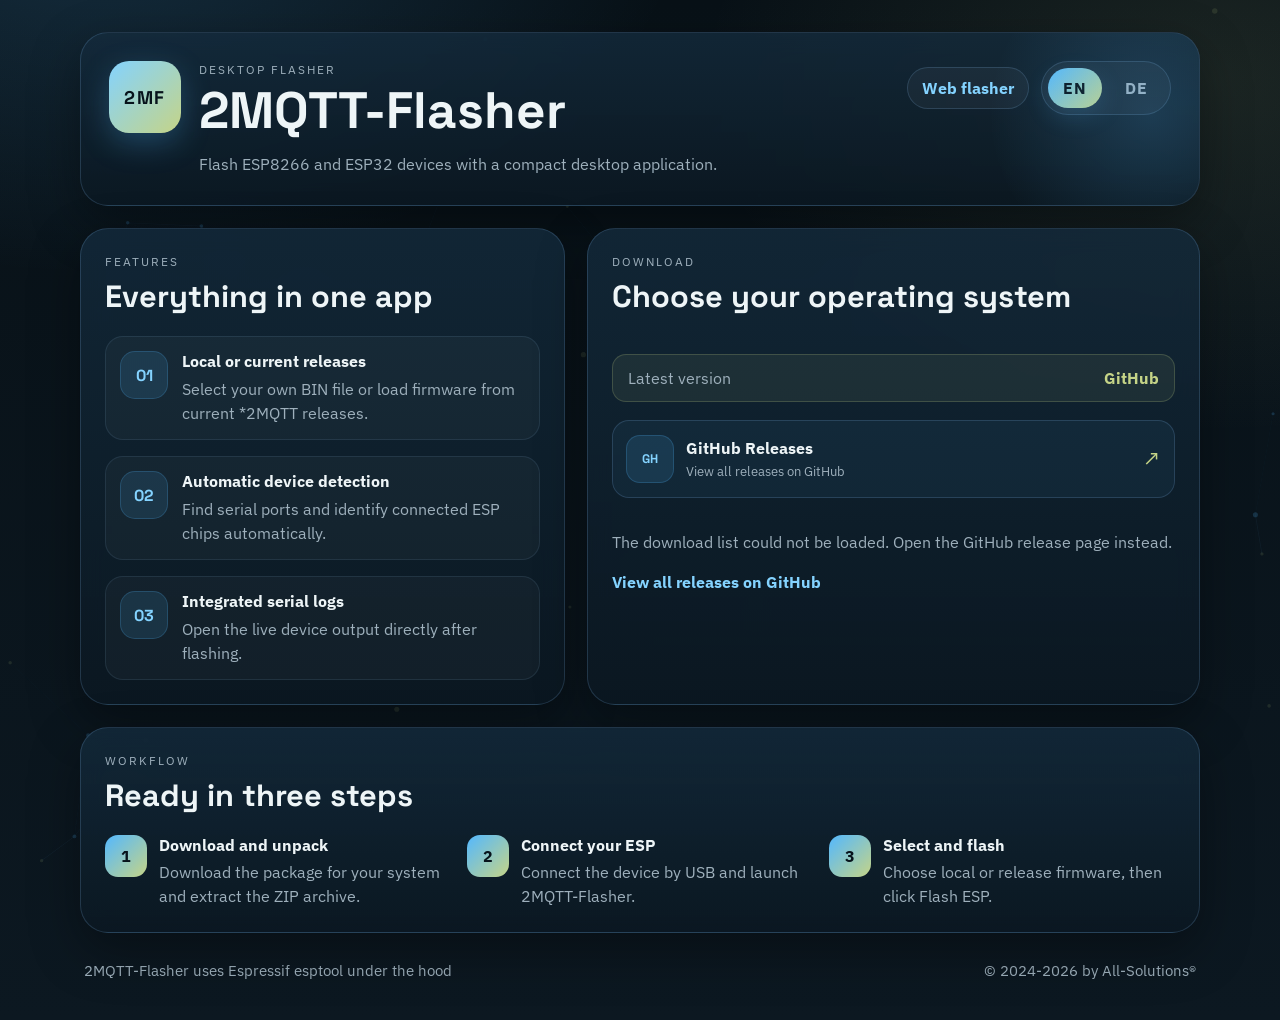
<file: flasher-download.html>
<!DOCTYPE html>
<html lang="en">
<head>
    <meta charset="UTF-8">
    <meta name="viewport" content="width=device-width, initial-scale=1.0">
    <meta name="description" content="Download the 2MQTT-Flasher desktop application for Windows, macOS, or Linux.">
    <title>2MQTT-Flasher Download</title>
    <link rel="icon" type="image/x-icon" href="favicon.ico">
    <link rel="preconnect" href="https://fonts.googleapis.com">
    <link rel="preconnect" href="https://fonts.gstatic.com" crossorigin>
    <link href="https://fonts.googleapis.com/css2?family=IBM+Plex+Sans:wght@400;500;600;700&family=Space+Grotesk:wght@500;700&display=swap" rel="stylesheet">
    <link rel="stylesheet" href="styles.css">
</head>
<body>
    <canvas id="backgroundCanvas" aria-hidden="true"></canvas>

    <main class="page-shell">
        <header class="hero-card">
            <div class="hero-topbar">
                <div class="brand-row">
                    <div class="brand-mark" aria-hidden="true">2MF</div>
                    <div class="brand-copy">
                        <p class="eyebrow" data-i18n="eyebrow">Desktop Flasher</p>
                        <h1 data-i18n="heroTitle">2MQTT-Flasher</h1>
                        <p class="hero-text" data-i18n="heroText">Flash ESP8266 and ESP32 devices with a compact desktop application.</p>
                    </div>
                </div>
                <div class="header-actions">
                    <a class="back-link" href="index.html" data-i18n="backLink">Web flasher</a>
                    <div class="language-toggle" aria-label="Language switch">
                        <button type="button" class="lang-button is-active" data-lang="en">EN</button>
                        <button type="button" class="lang-button" data-lang="de">DE</button>
                    </div>
                </div>
            </div>
        </header>

        <section class="content-grid download-grid">
            <article class="panel panel-accent">
                <div class="panel-heading">
                    <p class="panel-kicker" data-i18n="featuresKicker">Features</p>
                    <h2 data-i18n="featuresTitle">Everything in one app</h2>
                </div>
                <ul class="feature-list">
                    <li><span class="feature-icon">01</span><div><strong data-i18n="feature1Title">Local or current releases</strong><p data-i18n="feature1Text">Select your own BIN file or load firmware from current *2MQTT releases.</p></div></li>
                    <li><span class="feature-icon">02</span><div><strong data-i18n="feature2Title">Automatic device detection</strong><p data-i18n="feature2Text">Find serial ports and identify connected ESP chips automatically.</p></div></li>
                    <li><span class="feature-icon">03</span><div><strong data-i18n="feature3Title">Integrated serial logs</strong><p data-i18n="feature3Text">Open the live device output directly after flashing.</p></div></li>
                </ul>
            </article>

            <article class="panel installer-panel">
                <div class="panel-heading">
                    <p class="panel-kicker" data-i18n="downloadKicker">Download</p>
                    <h2 data-i18n="downloadTitle">Choose your operating system</h2>
                </div>
                <div class="release-status" aria-live="polite">
                    <span data-i18n="latestVersion">Latest version</span>
                    <strong id="releaseVersion">Loading…</strong>
                </div>
                <div class="download-list" id="downloadList" aria-busy="true"></div>
                <p class="status-text" id="downloadStatus" data-i18n="loadingReleases">Loading current downloads from GitHub…</p>
                <a class="secondary-link" href="https://github.com/all-solutions/2MQTT-Flasher/releases" target="_blank" rel="noopener" data-i18n="allReleases">View all releases on GitHub</a>
            </article>
        </section>

        <section class="panel usage-panel">
            <div class="panel-heading">
                <p class="panel-kicker" data-i18n="workflowKicker">Workflow</p>
                <h2 data-i18n="workflowTitle">Ready in three steps</h2>
            </div>
            <ol class="compact-steps">
                <li><span>1</span><div><strong data-i18n="step1Title">Download and unpack</strong><p data-i18n="step1Text">Download the package for your system and extract the ZIP archive.</p></div></li>
                <li><span>2</span><div><strong data-i18n="step2Title">Connect your ESP</strong><p data-i18n="step2Text">Connect the device by USB and launch 2MQTT-Flasher.</p></div></li>
                <li><span>3</span><div><strong data-i18n="step3Title">Select and flash</strong><p data-i18n="step3Text">Choose local or release firmware, then click Flash ESP.</p></div></li>
            </ol>
        </section>

        <footer class="page-footer">
            <p data-i18n="footerLine1">2MQTT-Flasher uses Espressif esptool under the hood</p>
            <p>&copy; 2024-<span id="currentYear"></span> by All-Solutions®</p>
        </footer>
    </main>

    <aside class="linux-toast" id="linuxToast" role="status" aria-live="polite" aria-hidden="true">
        <button class="toast-close" id="toastClose" type="button" aria-label="Close">×</button>
        <div class="toast-icon" aria-hidden="true">LIN</div>
        <div class="toast-content">
            <strong data-i18n="linuxNoticeTitle">Linux permission required</strong>
            <p data-i18n="linuxNoticeText">Your user must belong to the dialout group. Run this command, then log out and back in:</p>
            <div class="command-row">
                <code id="dialoutCommand">sudo usermod -a -G dialout $(whoami)</code>
                <button class="copy-command" id="copyCommand" type="button" data-i18n="copyCommand">Copy</button>
            </div>
        </div>
    </aside>
    <script src="background.js"></script>
    <script src="flasher-download.js"></script>
</body>
</html>
</file>
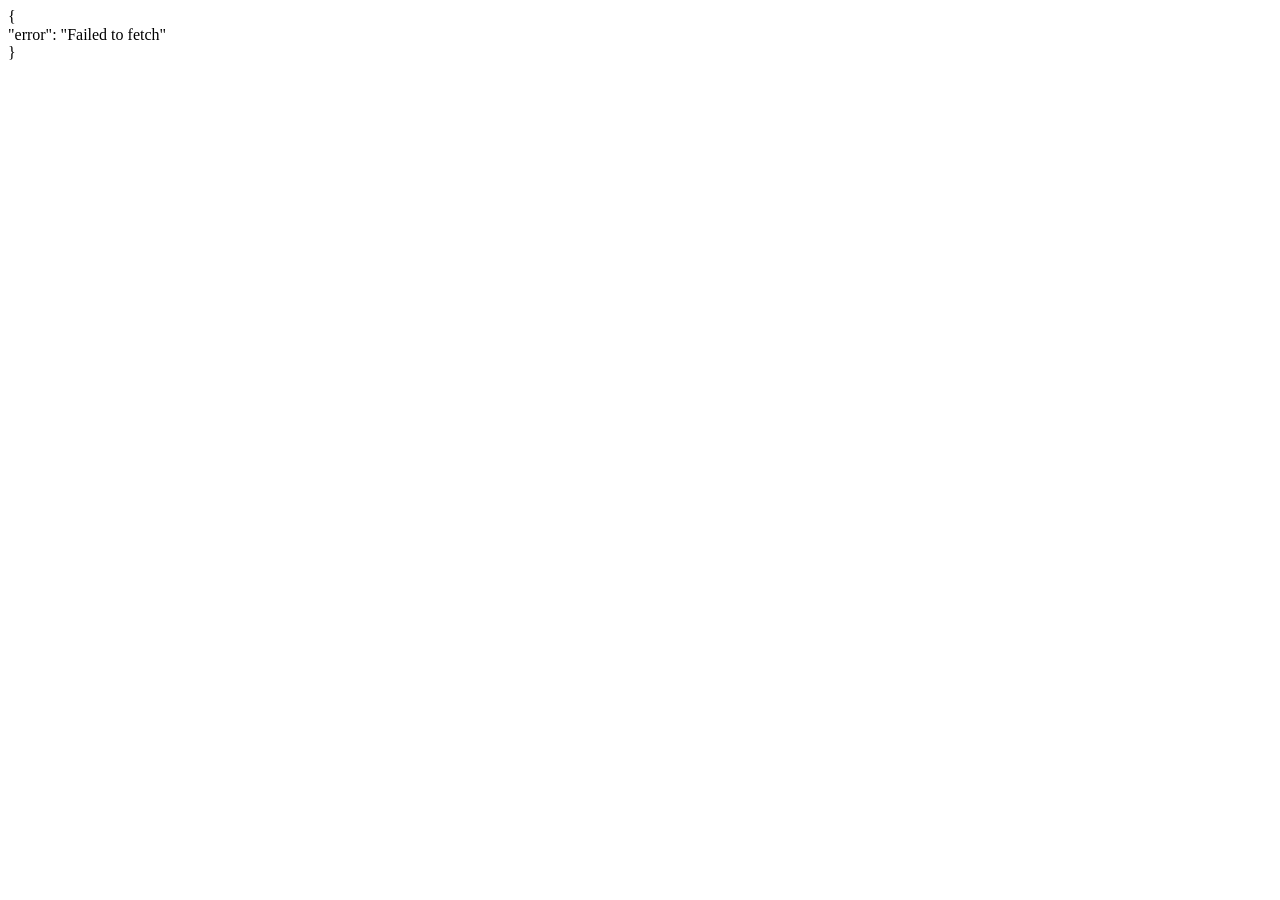
<file: release.html>
<!DOCTYPE html>
<html lang="en">
<head>
    <meta charset="UTF-8">
    <title>Flash2MQTT Release JSON</title>
</head>
<body>
    <script>
        async function fetchJSON(url) {
            const response = await fetch(url);
            if (!response.ok) {
                throw new Error(`Fehler beim Laden der URL: ${url}`);
            }
            return response.json();
        }

        async function loadReleaseData() {
            const baseURL = "https://raw.githubusercontent.com/all-solutions/Flash2MQTT/main/firmware";
            const firmwareListURL = `${baseURL}/firmware_list.json`;
            const releaseData = { release: [] };

            try {
                // Lade firmware_list.json
                const firmwareList = await fetchJSON(firmwareListURL);

                // Gehe jede Firmware im firmware_list.json durch
                for (const firmware of firmwareList) {
                    const { name, version } = firmware;
                    const variantsURL = `${baseURL}/${name}/variants.json`;

                    try {
                        // Lade variants.json für jede Firmware
                        const variants = await fetchJSON(variantsURL);

                        // Verarbeite jede Variante und füge zur Release-Datenstruktur hinzu
                        for (const variant of variants) {
                            const { displayName, file } = variant;
                            releaseData.release.push({
                                binary: `${name} ${displayName} ${version}`,
                                otaurl: file
                            });
                        }
                    } catch (error) {
                        console.error(`Fehler beim Laden der Variants für ${name}:`, error);
                    }
                }

                // JSON-Ausgabe
                document.body.innerText = JSON.stringify(releaseData, null, 2);
            } catch (error) {
                document.body.innerText = JSON.stringify({ error: error.message }, null, 2);
            }
        }

        loadReleaseData();
    </script>
</body>
</html>
</file>
<file: styles.css>
:root {
    --bg: #081117;
    --bg-deep: #0c1821;
    --text: #eef5f7;
    --text-soft: #9eb0bc;
    --line: rgba(138, 196, 247, 0.18);
    --line-strong: rgba(160, 214, 255, 0.34);
    --primary: #53b8ff;
    --primary-strong: #84d3ff;
    --highlight: #c5d487;
    --shadow: 0 18px 50px rgba(0, 0, 0, 0.34);
    --radius-xl: 28px;
    --radius-lg: 18px;
}

* {
    box-sizing: border-box;
}

html,
body {
    min-height: 100%;
    margin: 0;
}

body {
    position: relative;
    overflow-x: hidden;
    font-family: "IBM Plex Sans", "Segoe UI", sans-serif;
    color: var(--text);
    background:
        radial-gradient(900px 580px at 8% -10%, rgba(83, 184, 255, 0.18), transparent 65%),
        radial-gradient(760px 520px at 95% 8%, rgba(197, 212, 135, 0.10), transparent 68%),
        linear-gradient(180deg, var(--bg) 0%, var(--bg-deep) 100%);
}

#backgroundCanvas {
    position: fixed;
    inset: 0;
    width: 100vw;
    height: 100vh;
    z-index: 0;
    opacity: 0.85;
    pointer-events: none;
}

.page-shell {
    position: relative;
    z-index: 1;
    width: min(1120px, calc(100vw - 32px));
    margin: 0 auto;
    padding: 32px 0 40px;
}

.hero-card,
.panel {
    backdrop-filter: blur(12px);
    background: linear-gradient(180deg, rgba(20, 43, 61, 0.8) 0%, rgba(11, 24, 34, 0.88) 100%);
    border: 1px solid var(--line);
    box-shadow: var(--shadow);
}

.hero-card {
    border-radius: var(--radius-xl);
    padding: 28px;
    margin-bottom: 22px;
    position: relative;
    overflow: hidden;
}

.hero-topbar {
    display: flex;
    justify-content: space-between;
    gap: 20px;
    align-items: flex-start;
}

.hero-card::after {
    content: "";
    position: absolute;
    inset: auto -10% -40% auto;
    width: 320px;
    height: 320px;
    border-radius: 50%;
    background: radial-gradient(circle, rgba(83, 184, 255, 0.18) 0%, transparent 72%);
    pointer-events: none;
}

.brand-row {
    display: flex;
    gap: 18px;
    align-items: flex-start;
}

.language-toggle {
    display: inline-flex;
    gap: 8px;
    padding: 6px;
    border-radius: 999px;
    background: rgba(255, 255, 255, 0.04);
    border: 1px solid var(--line);
    flex: 0 0 auto;
}

.lang-button {
    appearance: none;
    border: 0;
    min-width: 54px;
    padding: 10px 14px;
    border-radius: 999px;
    background: transparent;
    color: var(--text-soft);
    font: inherit;
    font-weight: 700;
    letter-spacing: 0.08em;
    cursor: pointer;
    transition: background 0.2s ease, color 0.2s ease, transform 0.2s ease;
}

.lang-button:hover {
    color: var(--text);
}

.lang-button.is-active {
    background: linear-gradient(135deg, var(--primary), var(--highlight));
    color: #07131b;
    box-shadow: 0 8px 24px rgba(83, 184, 255, 0.18);
}

.brand-mark {
    width: 72px;
    height: 72px;
    border-radius: 20px;
    display: grid;
    place-items: center;
    flex: 0 0 auto;
    font-family: "Space Grotesk", sans-serif;
    font-size: 1.15rem;
    font-weight: 700;
    letter-spacing: 0.08em;
    color: #07131b;
    background: linear-gradient(135deg, var(--primary-strong), var(--highlight));
    box-shadow: 0 10px 30px rgba(83, 184, 255, 0.26);
}

.brand-copy h1,
.panel-heading h2 {
    margin: 0;
    font-family: "Space Grotesk", sans-serif;
}

.brand-copy h1 {
    font-size: clamp(2rem, 4vw, 3.35rem);
    line-height: 1.02;
}

.eyebrow,
.panel-kicker,
.summary-label {
    margin: 0 0 8px;
    color: var(--text-soft);
    font-size: 0.78rem;
    text-transform: uppercase;
    letter-spacing: 0.16em;
}

.hero-text {
    max-width: 700px;
    margin: 14px 0 0;
    color: var(--text-soft);
    font-size: 1.02rem;
    line-height: 1.6;
}

.content-grid {
    display: grid;
    grid-template-columns: minmax(280px, 0.95fr) minmax(360px, 1.2fr);
    gap: 22px;
}

.panel {
    border-radius: var(--radius-xl);
    padding: 24px;
}

.panel-heading {
    margin-bottom: 20px;
}

.panel-heading h2 {
    font-size: clamp(1.5rem, 2.4vw, 2.1rem);
}

.step-list {
    list-style: none;
    padding: 0;
    margin: 0;
    display: grid;
    gap: 16px;
}

.step-card {
    display: grid;
    grid-template-columns: 52px 1fr;
    gap: 14px;
    align-items: start;
    padding: 14px;
    border-radius: var(--radius-lg);
    background: rgba(255, 255, 255, 0.03);
    border: 1px solid rgba(160, 214, 255, 0.1);
}

.step-index {
    width: 52px;
    height: 52px;
    display: grid;
    place-items: center;
    border-radius: 16px;
    background: linear-gradient(180deg, rgba(83, 184, 255, 0.18), rgba(83, 184, 255, 0.08));
    color: var(--primary-strong);
    font-family: "Space Grotesk", sans-serif;
    font-weight: 700;
}

.step-list strong {
    display: block;
    margin-bottom: 6px;
    font-size: 1rem;
}

.step-list p {
    margin: 0;
    color: var(--text-soft);
    line-height: 1.55;
}

.installer-panel {
    display: flex;
    flex-direction: column;
    gap: 18px;
}

.field-grid,
.field-group {
    display: grid;
    gap: 8px;
}

#variantGroup {
    opacity: 0;
    max-height: 0;
    overflow: hidden;
    transition: opacity 0.22s ease, max-height 0.22s ease;
}

#variantGroup.is-visible {
    opacity: 1;
    max-height: 160px;
}

label {
    font-weight: 600;
}

select {
    width: 100%;
    min-height: 56px;
    border: 1px solid var(--line-strong);
    border-radius: 16px;
    background: rgba(83, 184, 255, 0.08);
    color: var(--text);
    padding: 0 16px;
    font: inherit;
}

select:focus-visible {
    outline: none;
    border-color: var(--primary);
    box-shadow: 0 0 0 4px rgba(83, 184, 255, 0.12);
}

select option {
    background: #0f1c26;
    color: var(--text);
}

.selection-summary {
    display: grid;
    grid-template-columns: repeat(3, minmax(0, 1fr));
    gap: 12px;
}

.summary-item {
    padding: 14px;
    border-radius: 16px;
    background: linear-gradient(180deg, rgba(255, 255, 255, 0.04), rgba(83, 184, 255, 0.06));
    border: 1px solid rgba(160, 214, 255, 0.1);
    min-height: 92px;
}

.summary-item strong {
    display: block;
    font-size: 1rem;
    line-height: 1.35;
}

.flash-area {
    margin-top: 4px;
    padding: 18px;
    border-radius: 20px;
    border: 1px solid var(--line);
    background: linear-gradient(180deg, rgba(9, 19, 26, 0.8), rgba(9, 19, 26, 0.55));
}

esp-web-install-button {
    display: block;
    border-radius: 16px;
    transition: opacity 0.2s ease, filter 0.2s ease;
}

esp-web-install-button[data-state="disabled"] {
    pointer-events: none;
    opacity: 0.82;
    filter: grayscale(0.35) saturate(0.7);
}

esp-web-install-button::part(button) {
    width: 100%;
    min-height: 58px;
    border: 0;
    border-radius: 16px;
    font-family: "Space Grotesk", sans-serif;
    font-size: 1rem;
    font-weight: 700;
    background: linear-gradient(135deg, var(--primary), var(--highlight));
    color: #07131b;
    box-shadow: 0 14px 28px rgba(83, 184, 255, 0.2);
}

esp-web-install-button:not([enabled])::part(button) {
    background: linear-gradient(135deg, #74828d, #56626c);
    color: rgba(238, 245, 247, 0.82);
    box-shadow: none;
    opacity: 1;
    pointer-events: none;
    cursor: not-allowed;
    border: 1px solid rgba(255, 255, 255, 0.08);
}

.status-text {
    margin: 14px 0 0;
    min-height: 22px;
    color: var(--text-soft);
    line-height: 1.5;
}

.page-footer {
    display: flex;
    justify-content: space-between;
    gap: 16px;
    flex-wrap: wrap;
    margin-top: 20px;
    padding: 8px 4px 0;
    color: var(--text-soft);
    font-size: 0.92rem;
}

.page-footer p {
    margin: 0;
}

.header-actions { display: flex; align-items: center; gap: 12px; flex-wrap: wrap; justify-content: flex-end; }
.back-link, .secondary-link { color: var(--primary-strong); font-weight: 700; text-decoration: none; }
.back-link { padding: 10px 14px; border: 1px solid var(--line); border-radius: 999px; background: rgba(255,255,255,.04); }
.back-link:hover, .secondary-link:hover { color: var(--highlight); }
.download-grid { margin-bottom: 22px; }
.desktop-promo { display: grid; grid-template-columns: 58px 1fr auto; gap: 16px; align-items: center; margin: 0 0 22px; padding: 16px 18px; border-radius: 20px; color: var(--text); text-decoration: none; background: linear-gradient(105deg,rgba(83,184,255,.14),rgba(197,212,135,.08)); border: 1px solid var(--line-strong); box-shadow: var(--shadow); transition: transform .2s ease, border-color .2s ease; }
.desktop-promo:hover { transform: translateY(-2px); border-color: rgba(197,212,135,.55); }
.desktop-promo-mark { display: grid; place-items: center; width: 58px; height: 58px; border-radius: 16px; color: #07131b; font-family: "Space Grotesk",sans-serif; font-weight: 700; background: linear-gradient(135deg,var(--primary-strong),var(--highlight)); }
.desktop-promo-copy { display: grid; gap: 3px; color: var(--text-soft); }
.desktop-promo-copy .panel-kicker { margin-bottom: 2px; }
.desktop-promo-copy strong { color: var(--text); font-family: "Space Grotesk",sans-serif; font-size: 1.12rem; }
.desktop-promo-action { padding: 11px 15px; border-radius: 999px; color: #07131b; font-weight: 700; background: linear-gradient(135deg,var(--primary),var(--highlight)); white-space: nowrap; }
.feature-list { list-style: none; padding: 0; margin: 0; display: grid; gap: 16px; }
.feature-list li { display: grid; grid-template-columns: 48px 1fr; gap: 14px; padding: 14px; border-radius: var(--radius-lg); background: rgba(255,255,255,.03); border: 1px solid rgba(160,214,255,.1); }
.feature-icon, .os-badge { display: grid; place-items: center; font-family: "Space Grotesk", sans-serif; font-weight: 700; color: var(--primary-strong); background: rgba(83,184,255,.12); border: 1px solid rgba(83,184,255,.2); }
.feature-icon { width: 48px; height: 48px; border-radius: 15px; }
.feature-list strong { display: block; margin-bottom: 6px; }
.feature-list p, .compact-steps p { margin: 0; color: var(--text-soft); line-height: 1.5; }
.release-status { display: flex; justify-content: space-between; gap: 16px; padding: 13px 15px; border-radius: 14px; background: rgba(197,212,135,.08); border: 1px solid rgba(197,212,135,.2); color: var(--text-soft); }
.release-status strong { color: var(--highlight); }
.download-list { display: grid; grid-template-columns: repeat(2,minmax(0,1fr)); gap: 12px; }
.download-card { display: grid; grid-template-columns: 48px 1fr auto; gap: 12px; align-items: center; min-height: 78px; padding: 13px; border-radius: 17px; color: var(--text); text-decoration: none; background: rgba(83,184,255,.06); border: 1px solid var(--line); transition: transform .2s ease, border-color .2s ease, background .2s ease; }
.download-card:hover { transform: translateY(-2px); border-color: var(--line-strong); background: rgba(83,184,255,.11); }
.os-badge { width: 48px; height: 48px; border-radius: 14px; font-size: .78rem; }
.download-copy { min-width: 0; }
.download-copy strong, .download-copy small { display: block; }
.download-copy small { margin-top: 4px; color: var(--text-soft); }
.download-arrow { color: var(--highlight); font-size: 1.35rem; }
.fallback-card { grid-column: 1 / -1; }
.usage-panel { margin-top: 0; }
.compact-steps { display: grid; grid-template-columns: repeat(3,minmax(0,1fr)); gap: 16px; list-style: none; margin: 0; padding: 0; }
.compact-steps li { display: grid; grid-template-columns: 42px 1fr; gap: 12px; }
.compact-steps li > span { display: grid; place-items: center; width: 42px; height: 42px; border-radius: 13px; color: #07131b; font-weight: 700; background: linear-gradient(135deg,var(--primary),var(--highlight)); }
.compact-steps strong { display: block; margin-bottom: 5px; }
.sr-only { position: absolute; width: 1px; height: 1px; padding: 0; margin: -1px; overflow: hidden; clip: rect(0,0,0,0); white-space: nowrap; border: 0; }
.linux-toast { position: fixed; z-index: 20; right: 24px; bottom: 24px; display: grid; grid-template-columns: 48px minmax(0,1fr); gap: 14px; width: min(520px,calc(100vw - 32px)); padding: 18px; border: 1px solid var(--line-strong); border-radius: 20px; color: var(--text); background: linear-gradient(145deg,rgba(20,43,61,.98),rgba(9,20,29,.98)); box-shadow: 0 22px 60px rgba(0,0,0,.55); opacity: 0; visibility: hidden; transform: translateY(24px); transition: opacity .22s ease,transform .22s ease,visibility .22s ease; }
.linux-toast.is-visible { opacity: 1; visibility: visible; transform: translateY(0); }
.toast-icon { display: grid; place-items: center; width: 48px; height: 48px; border-radius: 14px; color: #07131b; font: 700 .78rem "Space Grotesk",sans-serif; background: linear-gradient(135deg,var(--primary),var(--highlight)); }
.toast-content strong { display: block; padding-right: 26px; font-family: "Space Grotesk",sans-serif; }
.toast-content p { margin: 7px 0 12px; color: var(--text-soft); line-height: 1.45; }
.toast-close { position: absolute; top: 10px; right: 12px; border: 0; padding: 3px 8px; color: var(--text-soft); background: transparent; font-size: 1.5rem; cursor: pointer; }
.command-row { display: flex; gap: 8px; align-items: stretch; }
.command-row code { flex: 1; min-width: 0; overflow-x: auto; padding: 11px 12px; border: 1px solid var(--line); border-radius: 12px; color: var(--highlight); background: rgba(0,0,0,.24); white-space: nowrap; }
.copy-command { border: 0; border-radius: 12px; padding: 0 14px; color: #07131b; background: var(--primary-strong); font: 700 .88rem "IBM Plex Sans",sans-serif; cursor: pointer; }

@media (max-width: 860px) {
    .page-shell {
        width: min(100vw - 24px, 760px);
        padding-top: 20px;
    }

    .content-grid {
        grid-template-columns: 1fr;
    }

    .page-footer {
        flex-direction: column;
    }

    .compact-steps { grid-template-columns: 1fr; }
}

@media (max-width: 640px) {
    .hero-card,
    .panel {
        padding: 20px;
        border-radius: 22px;
    }

    .hero-topbar {
        flex-direction: column;
    }

    .brand-row {
        flex-direction: column;
        align-items: flex-start;
    }

    .language-toggle {
        align-self: flex-start;
    }

    .header-actions { justify-content: flex-start; }

    .download-list { grid-template-columns: 1fr; }

    .desktop-promo { grid-template-columns: 50px 1fr; }
    .desktop-promo-mark { width: 50px; height: 50px; }
    .desktop-promo-action { grid-column: 1 / -1; text-align: center; }

    .linux-toast { right: 16px; bottom: 16px; grid-template-columns: 1fr; }
    .command-row { flex-direction: column; }
    .copy-command { min-height: 42px; }

    .brand-mark {
        width: 60px;
        height: 60px;
        border-radius: 18px;
    }

    .selection-summary,
    .step-card {
        grid-template-columns: 1fr;
    }

    .step-index {
        width: 46px;
        height: 46px;
    }
}

@media (prefers-reduced-motion: reduce) {
    *,
    *::before,
    *::after {
        animation: none !important;
        transition: none !important;
        scroll-behavior: auto !important;
    }
}
</file>
